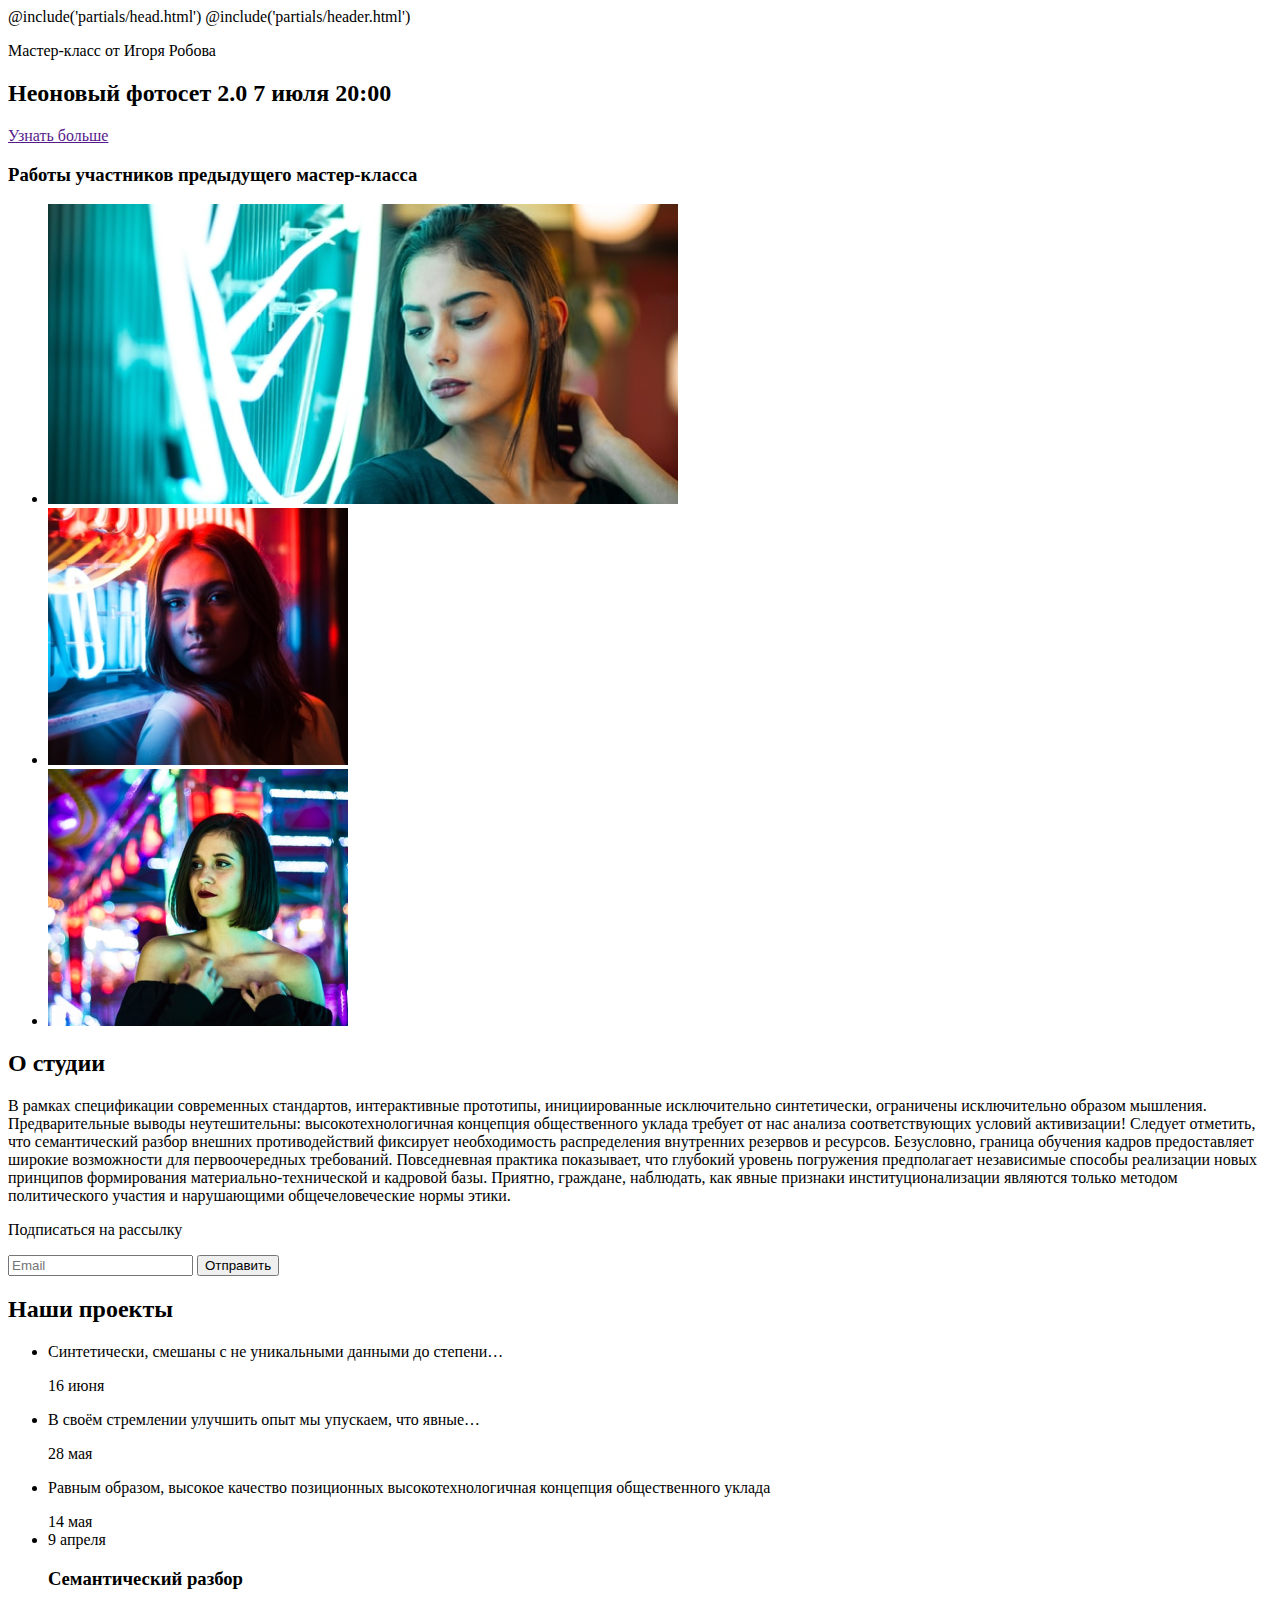
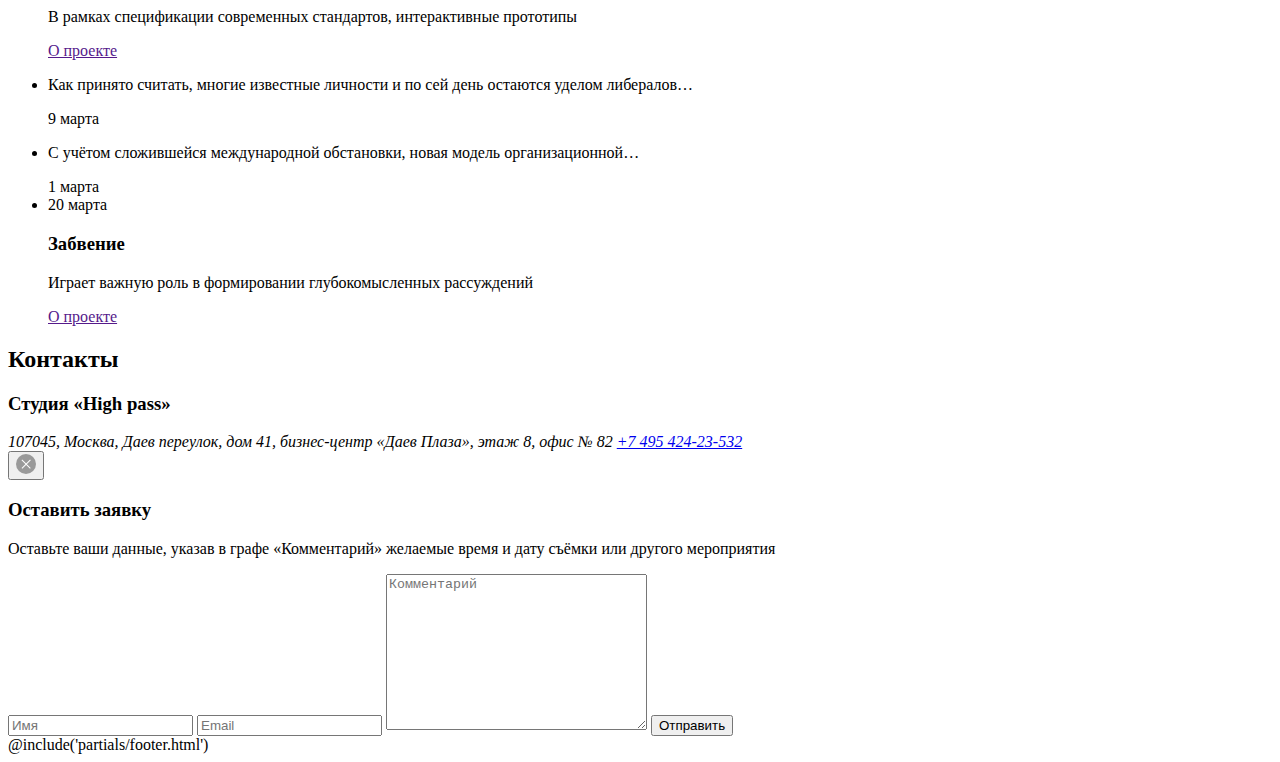
<file: gulp-pack/example/src/index.html>
<!DOCTYPE html>
<html lang="ru" class="page">

@include('partials/head.html')

<body class="page__body">
  @include('partials/header.html')
  <main class="main">
    <section class="hero" aria-label="Главный раздел">
      <div class="container hero__container">
        <div class="hero__left hashtag">
          <p class="hero__left-descr">Мастер-класс от Игоря Робова</p>
          <h2 class="hero__left-title">Неоновый фотосет 2.0 <time>7 июля 20:00</time>
          </h2>
          <a aria-label="ссылка узнать больше о событии Неоновый фотосет 2.0" href=""
            class="hero__left-link btn-default">Узнать больше</a>
        </div>
        <div class="hero__right">
          <h3 class="hero__right-title">Работы участников предыдущего мастер-класса</h3>
          <ul class="hero__right-list">
            <li class="hero__right-item">
              <picture>
                <source media="(max-width: 320px)" srcset="img/320/hw1-320.jpg" sizes="">
                <source media="(max-width: 576px)" srcset="img/hw1.jpg" sizes="">
                <source media="(max-width: 768px)" srcset="img/768/hw1-768.jpg" sizes="">
                <source media="(max-width: 1024px)" srcset="img/1024/hw1-1024.jpg" sizes="">
                <img src="img/hw1.jpg" alt="Девушка в неоновом свете фото 1">
              </picture>
            </li>
            <li class="hero__right-item">
              <picture>
                <source media="(max-width: 320px)" srcset="img/320/hw2-320.jpg" sizes="">
                <source media="(max-width: 576px)" srcset="img/hw2.jpg" sizes="">
                <source media="(max-width: 768px)" srcset="img/768/hw2-768.jpg" sizes="">
                <source media="(max-width: 1024px)" srcset="img/1024/hw2-1024.jpg" sizes="">
                <img src="img/hw2.jpg" alt="Девушка в неоновом свете фото 2">
              </picture>
            </li>
            <li class="hero__right-item">
              <picture>
                <source media="(max-width: 320px)" srcset="img/320/hw3-320.jpg" sizes="">
                <source media="(max-width: 576px)" srcset="img/hw3.jpg" sizes="">
                <source media="(max-width: 768px)" srcset="img/768/hw3-768.jpg" sizes="">
                <source media="(max-width: 1024px)" srcset="img/1024/hw3-1024.jpg" sizes="">
                <img src="img/hw3.jpg" alt="Девушка в неоновом свете фото 3">
              </picture>
            </li>
          </ul>
        </div>
      </div>
    </section>
    <section class="about" aria-label="О студии">
      <div class="container about__container">
        <h2 class="section-title about__title">О студии</h2>
        <div class="about__wrapper">
          <p class="about__descr">
            В рамках спецификации современных стандартов, интерактивные прототипы, инициированные исключительно
            синтетически, ограничены исключительно образом мышления. Предварительные выводы неутешительны:
            высокотехнологичная концепция общественного уклада требует от нас&nbsp;анализа соответствующих условий
            активизации! Следует отметить, что&nbsp;семантический разбор внешних противодействий фиксирует необходимость
            распределения внутренних резервов и ресурсов. Безусловно, граница обучения кадров предоставляет широкие
            возможности для первоочередных требований. Повседневная практика показывает, что&nbsp;глубокий уровень
            погружения
            предполагает&nbsp;независимые способы реализации новых принципов формирования&nbsp;материально-технической
            и&nbsp;кадровой
            базы. Приятно, граждане, наблюдать, как явные признаки институционализации являются только методом
            политического участия и нарушающими общечеловеческие нормы этики.
          </p>
          <div class="about__right">
            <div class="about__form-wrap">
              <p class="about__sign">Подписаться на рассылку</p>
              <form action="" class="about__form">
                <input aria-label="подписка на рассылку, поле для ввода email" class="about__form-input" id="email"
                  type="email" placeholder="Email">
                <button aria-label="кнопка согласия на рассылку" class="btn-default">Отправить</button>
              </form>
            </div>
          </div>
        </div>

      </div>
    </section>
    <section class="projects" aria-label="Раздел наши проекты">
      <div class="container">
        <h2 class="section-title projects__title">Наши проекты</h2>
        <ul class="projects__cards-wrapper">
          <li class="projects__card hashtag">
            <p class="projects__card-descr">Синтетически, смешаны с не уникальными данными до степени…</p>
            <time class="projects__card-time">16 июня</time>
          </li>
          <li class="projects__card hashtag">
            <p class="projects__card-descr">В своём стремлении улучшить опыт <span></span> мы
              упускаем, что явные…</p>
            <time class="projects__card-time">28 мая</time>
          </li>
          <li class="projects__card hashtag">
            <p class="projects__card-descr">Равным образом, высокое качество позиционных высокотехнологичная концепция
              общественного уклада</p>
            <time class="projects__card-time">14 мая</time>
          </li>
          <li class="projects__card projects__card_big hashtag">
            <time class="projects__card-time">9 апреля</time>

            <h3 class="projects__card-title">Cемантический разбор</h3>
            <p class="projects__card-descr">В рамках спецификации современных стандартов, интерактивные прототипы
            </p>
            <a class="btn-default projects__card-link" href="">О проекте</a>
          </li>
          <li class="projects__card hashtag">
            <p class="projects__card-descr">Как принято считать, многие известные личности и по сей день остаются уделом
              либералов…</p>
            <time class="projects__card-time">9 марта</time>
          </li>
          <li class="projects__card hashtag">
            <p class="projects__card-descr">С учётом сложившейся международной обстановки, новая модель организационной…
            </p>
            <time class="projects__card-time">1 марта</time>
          </li>

          <li class="projects__card projects__card_big hashtag">
            <time class="projects__card-time">20 марта</time>
            <h3 class="projects__card-title">Забвение</h3>

            <p class="projects__card-descr">Играет важную роль в формировании глубокомысленных рассуждений</p>
            <a class="btn-default projects__card-link" href="">О проекте</a>
          </li>
        </ul>
      </div>
    </section>
    <section class="contacts" aria-label="Раздел контакты">
      <div class="container contacts__container">
        <h2 class="section-title contacts__title">Контакты</h2>
        <div class="contacts__wrapper">
          <div class="contacts__left">
            <div class="contacts__company">
              <h3 class="contacts__company-title">Студия «High pass»</h3>
              <address class="contacts__company-descr">107045, Москва, Даев&nbsp;переулок,
                дом&nbsp;41,&nbsp;бизнес-центр «Даев&nbsp;Плаза»,
                этаж&nbsp;8,&nbsp;офис&nbsp;№&nbsp;82
                <a class="contacts__company-phone" href="tel:+7 495 424-23-532">+7 495 424-23-532</a>
              </address>
              <button class="contacts__company-btn"><svg width="20" height="20" viewBox="0 0 20 20" fill="none"
                  xmlns="http://www.w3.org/2000/svg">
                  <circle cx="10" cy="10" r="10" fill="#999999" />
                  <rect x="6.20715" y="5.5" width="12" height="1" transform="rotate(45 6.20715 5.5)" fill="white" />
                  <rect x="5.59143" y="13.9854" width="12" height="1" transform="rotate(-45 5.59143 13.9854)"
                    fill="white" />
                </svg></button>
            </div>
          </div>
          <div class="contacts__right">
            <h3 class="contacts__right-title">Оставить заявку</h3>
            <p class="contacts__right-descr">Оставьте ваши данные, указав в графе «Комментарий» желаемые время и дату
              съёмки или другого мероприятия</p>
            <form class="contacts__form" action="">
              <input class="contacts__userName" type="text" name="" placeholder="Имя">
              <input class="contacts__email" type="email" placeholder="Email">
              <textarea class="contacts__message" name="" id="" cols="30" rows="10"
                placeholder="Комментарий"></textarea>
              <button class="btn-default contacts__btn">Отправить</button>
            </form>
          </div>
        </div>
      </div>
    </section>
  </main>
  @include('partials/footer.html')
</body>

</html>
</file>
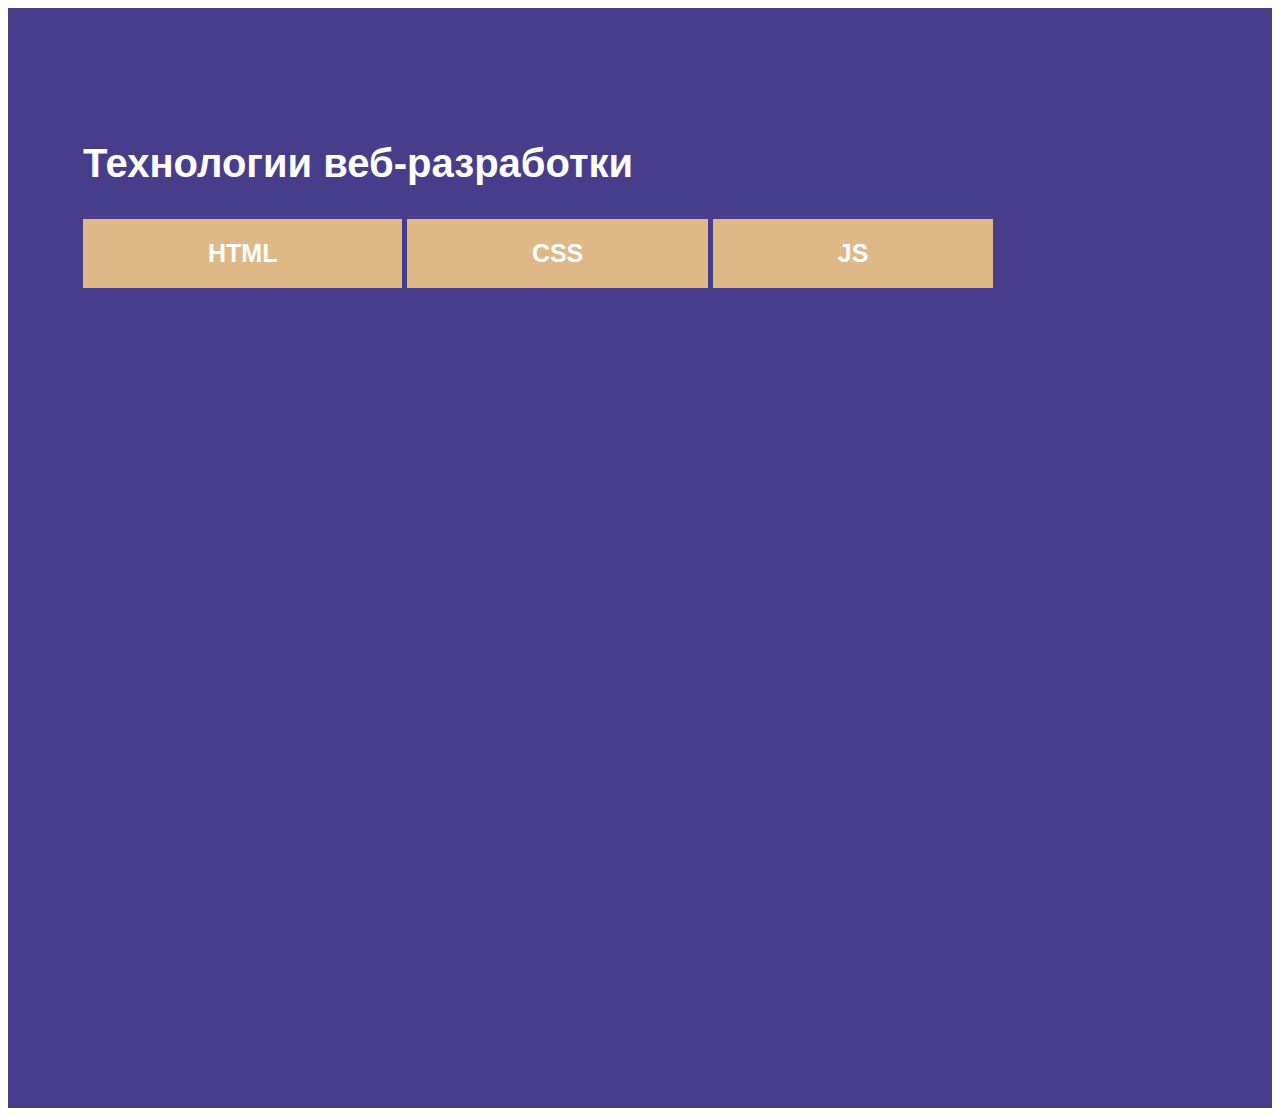
<file: layout/elements/hover-tabs/index.html>
<!DOCTYPE html>
<html lang="en">

<head>
    <meta charset="UTF-8">
    <meta http-equiv="X-UA-Compatible" content="IE=edge">
    <meta name="viewport" content="width=device-width, initial-scale=1.0">
    <title>Document</title>
    <link rel="stylesheet" href="style.css">
</head>

<body>
    <div class="container">
        <h2>Технологии веб-разработки</h2>
        <div>

            <a data-tab="html" href="#">HTML</a>
            <a data-tab="css" href="#">CSS</a>
            <a data-tab="js" href="#">JS</a>

            <div class="display html">Lorem ipsum dolor sit amet consectetur adipisicing elit. Illum, iusto consequuntur
                facere vel corporis eligendi rem fugiat alias et esse ab, explicabo cum harum ea a, reprehenderit quas
                officia non.</div>
            <div class="display css">Lorem ipsum dolor sit amet consectetur adipisicing elit. Voluptas inventore rerum,
                cupiditate exercitationem fugit modi ratione provident voluptatem minima. Ex delectus reprehenderit
                incidunt quas aut sint excepturi, corporis aliquam eius.</div>
            <div class="display js">Lorem ipsum dolor sit amet consectetur adipisicing elit. Corrupti, nostrum?
                Distinctio ad repudiandae, repellat fugiat quo praesentium eum dolor nesciunt corporis voluptates
                ratione, unde vero animi impedit doloribus eius tempora.</div>
        </div>
    </div>
</body>

</html>
</file>
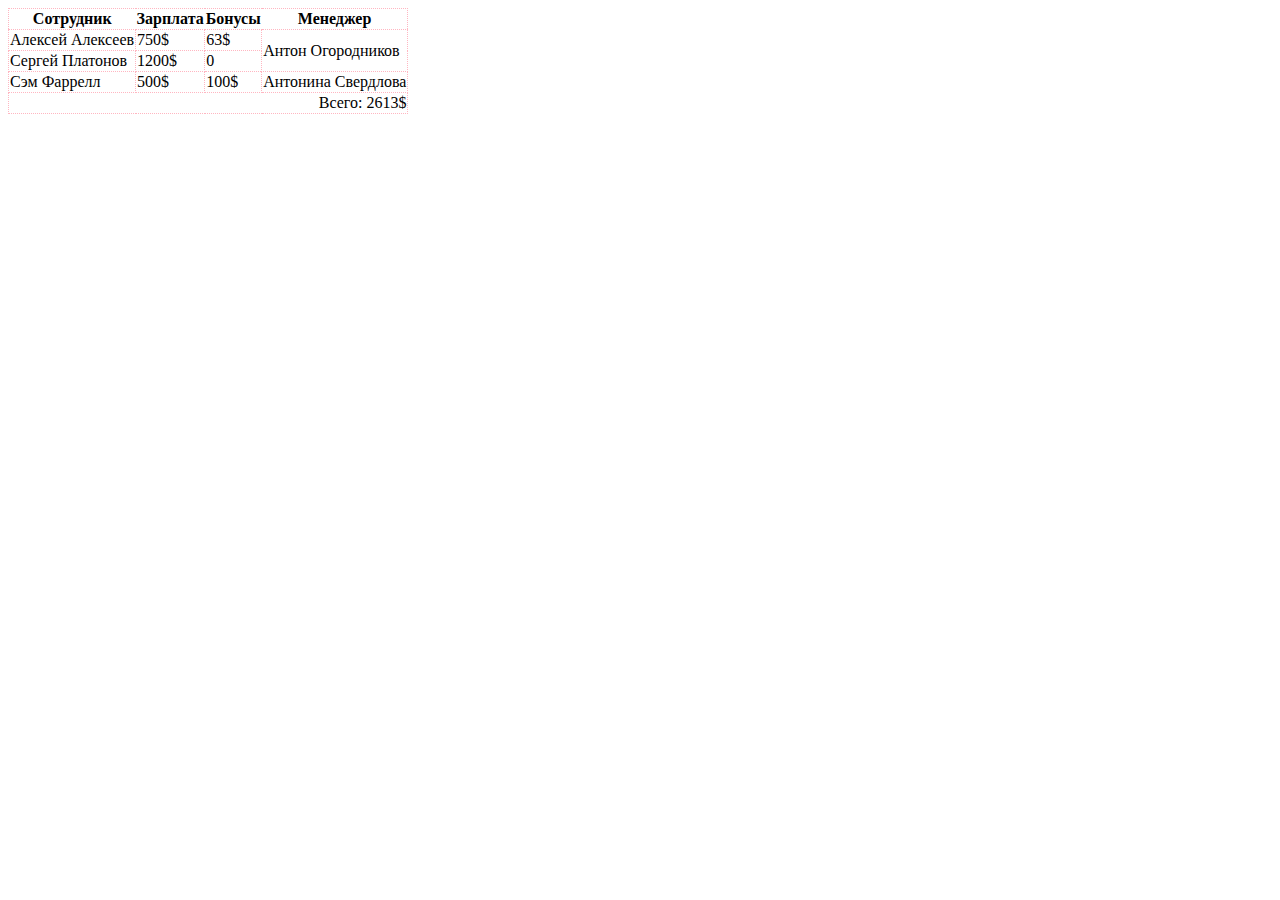
<file: layout/elements/table/index.html>
<!DOCTYPE html>
<html lang="en">

<head>
    <meta charset="UTF-8">
    <meta http-equiv="X-UA-Compatible" content="IE=edge">
    <meta name="viewport" content="width=device-width, initial-scale=1.0">
    <title>Document</title>
    <link rel="stylesheet" href="style.css">
</head>

<body>
    <section>
        <div>
            <table>
                <caption></caption>
                <thead>
                    <tr>
                        <th>Сотрудник</th>
                        <th>Зарплата</th>
                        <th>Бонусы</th>
                        <th>Менеджер</th>
                    </tr>
                </thead>
                <tbody>
                    <tr>
                        <td>Алексей Алексеев</td>
                        <td>750$</td>
                        <td>63$</td>
                        <td rowspan="2">Антон Огородников</td>
                    </tr>
                    <tr>
                        <td>Сергей Платонов</td>
                        <td>1200$</td>
                        <td>0</td>
                    </tr>
                    <tr>
                        <td>Сэм Фаррелл</td>
                        <td>500$</td>
                        <td>100$</td>
                        <td>Антонина Свердлова</td>
                    </tr>
                    <tr><td colspan="4" style="text-align: right;">Всего: 2613$</td></tr>
                </tbody>
            </table>
        </div>
    </section>
</body>

</html>
</file>
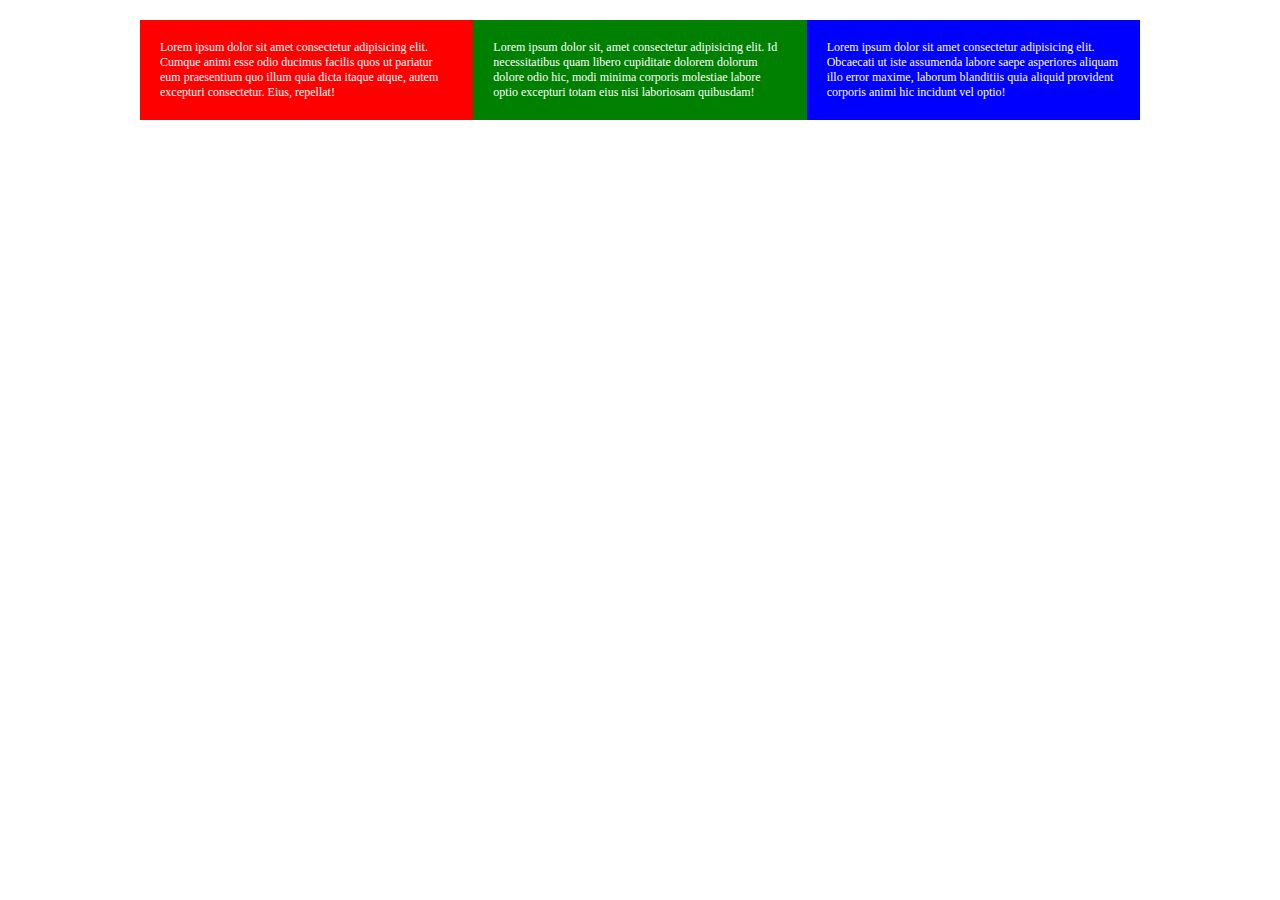
<file: layout/flex/flex-grow-demo/index.html>
<!DOCTYPE html>
<html lang="en">

<head>
    <meta charset="UTF-8">
    <meta http-equiv="X-UA-Compatible" content="IE=edge">
    <meta name="viewport" content="width=device-width, initial-scale=1.0">
    <title>Document</title>
    <style>
        .container {
            display: flex;
            flex-wrap: wrap;
            max-width: 1000px;
            margin: 0 auto;
        }

        .text {
            flex: 1 1 333.3px;
            padding: 20px;
            box-sizing: border-box;

            color: #FFF;
            font-size: 12px;
        }

        .red {
            background: red;
        }

        .green {
            background: green;
        }

        .blue {
            background: blue;
        }
    </style>
</head>

<body>
    <div class="container">
        <p class="text red">Lorem ipsum dolor sit amet consectetur adipisicing elit. Cumque animi esse odio ducimus
            facilis quos ut pariatur eum praesentium quo illum quia dicta itaque atque, autem excepturi consectetur.
            Eius, repellat!</p>
        <p class="text green">Lorem ipsum dolor sit, amet consectetur adipisicing elit. Id necessitatibus quam libero
            cupiditate dolorem dolorum dolore odio hic, modi minima corporis molestiae labore optio excepturi totam eius
            nisi laboriosam quibusdam!</p>
        <p class="text blue">Lorem ipsum dolor sit amet consectetur adipisicing elit. Obcaecati ut iste assumenda labore
            saepe asperiores aliquam illo error maxime, laborum blanditiis quia aliquid provident corporis animi hic
            incidunt vel optio!</p>
    </div>
</body>

</html>
</file>
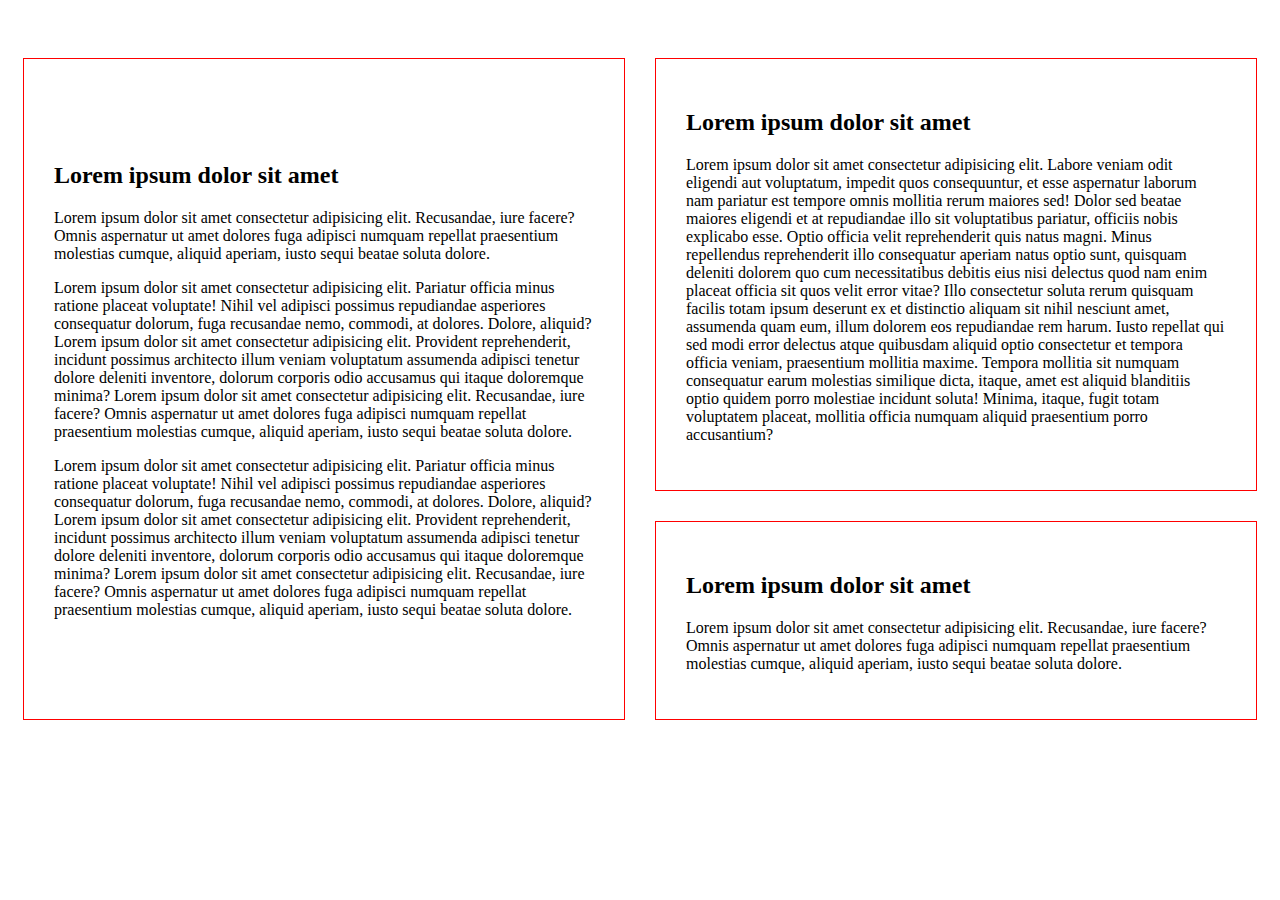
<file: layout/flex/flexbox-cards/index.html>
<!DOCTYPE html>
<html lang="en">
<head>
    <meta charset="UTF-8">
    <meta http-equiv="X-UA-Compatible" content="IE=edge">
    <meta name="viewport" content="width=device-width, initial-scale=1.0">
    <title>Document</title>
    <link rel="stylesheet" type="" href="./css/style.css">
</head>
<body>
    <section>
        <div class="container">
<div class="wrapper">
    <div class="left">
       <div class="card left-card">
        <div class="card-content">
            <h2>Lorem ipsum dolor sit amet</h2>
            <p>Lorem ipsum dolor sit amet consectetur adipisicing elit. Recusandae, iure facere? Omnis aspernatur ut amet dolores fuga adipisci numquam repellat praesentium molestias cumque, aliquid aperiam, iusto sequi beatae soluta dolore.</p>
            <p>Lorem ipsum dolor sit amet consectetur adipisicing elit. Pariatur officia minus ratione placeat voluptate! Nihil vel adipisci possimus repudiandae asperiores consequatur dolorum, fuga recusandae nemo, commodi, at dolores. Dolore, aliquid? Lorem ipsum dolor sit amet consectetur adipisicing elit. Provident reprehenderit, incidunt possimus architecto illum veniam voluptatum assumenda adipisci tenetur dolore deleniti inventore, dolorum corporis odio accusamus qui itaque doloremque minima? Lorem ipsum dolor sit amet consectetur adipisicing elit. Recusandae, iure facere? Omnis aspernatur ut amet dolores fuga adipisci numquam repellat praesentium molestias cumque, aliquid aperiam, iusto sequi beatae soluta dolore.</p>
            <p>Lorem ipsum dolor sit amet consectetur adipisicing elit. Pariatur officia minus ratione placeat voluptate! Nihil vel adipisci possimus repudiandae asperiores consequatur dolorum, fuga recusandae nemo, commodi, at dolores. Dolore, aliquid? Lorem ipsum dolor sit amet consectetur adipisicing elit. Provident reprehenderit, incidunt possimus architecto illum veniam voluptatum assumenda adipisci tenetur dolore deleniti inventore, dolorum corporis odio accusamus qui itaque doloremque minima? Lorem ipsum dolor sit amet consectetur adipisicing elit. Recusandae, iure facere? Omnis aspernatur ut amet dolores fuga adipisci numquam repellat praesentium molestias cumque, aliquid aperiam, iusto sequi beatae soluta dolore.</p>
        </div>
       </div>
    </div>
    <div class="right">
       <div class="card card__top">
        <div class="card-content">
            <h2>Lorem ipsum dolor sit amet</h2>
            <p>Lorem ipsum dolor sit amet consectetur adipisicing elit. Labore veniam odit eligendi aut voluptatum, impedit quos consequuntur, et esse aspernatur laborum nam pariatur est tempore omnis mollitia rerum maiores sed! Dolor sed beatae maiores eligendi et at repudiandae illo sit voluptatibus pariatur, officiis nobis explicabo esse. Optio officia velit reprehenderit quis natus magni. Minus repellendus reprehenderit illo consequatur aperiam natus optio sunt, quisquam deleniti dolorem quo cum necessitatibus debitis eius nisi delectus quod nam enim placeat officia sit quos velit error vitae? Illo consectetur soluta rerum quisquam facilis totam ipsum deserunt ex et distinctio aliquam sit nihil nesciunt amet, assumenda quam eum, illum dolorem eos repudiandae rem harum. Iusto repellat qui sed modi error delectus atque quibusdam aliquid optio consectetur et tempora officia veniam, praesentium mollitia maxime. Tempora mollitia sit numquam consequatur earum molestias similique dicta, itaque, amet est aliquid blanditiis optio quidem porro molestiae incidunt soluta! Minima, itaque, fugit totam voluptatem placeat, mollitia officia numquam aliquid praesentium porro accusantium?</p>
        </div>
       </div>
        <div class="card card__bottom">
            <div class="card-content">
            <h2>Lorem ipsum dolor sit amet</h2>
            <p>Lorem ipsum dolor sit amet consectetur adipisicing elit. Recusandae, iure facere? Omnis aspernatur ut amet dolores fuga adipisci numquam repellat praesentium molestias cumque, aliquid aperiam, iusto sequi beatae soluta dolore.</p>
        </div>
        </div>
    </div>
</div>
        </div>
    </section>
</body>
</html>
</file>
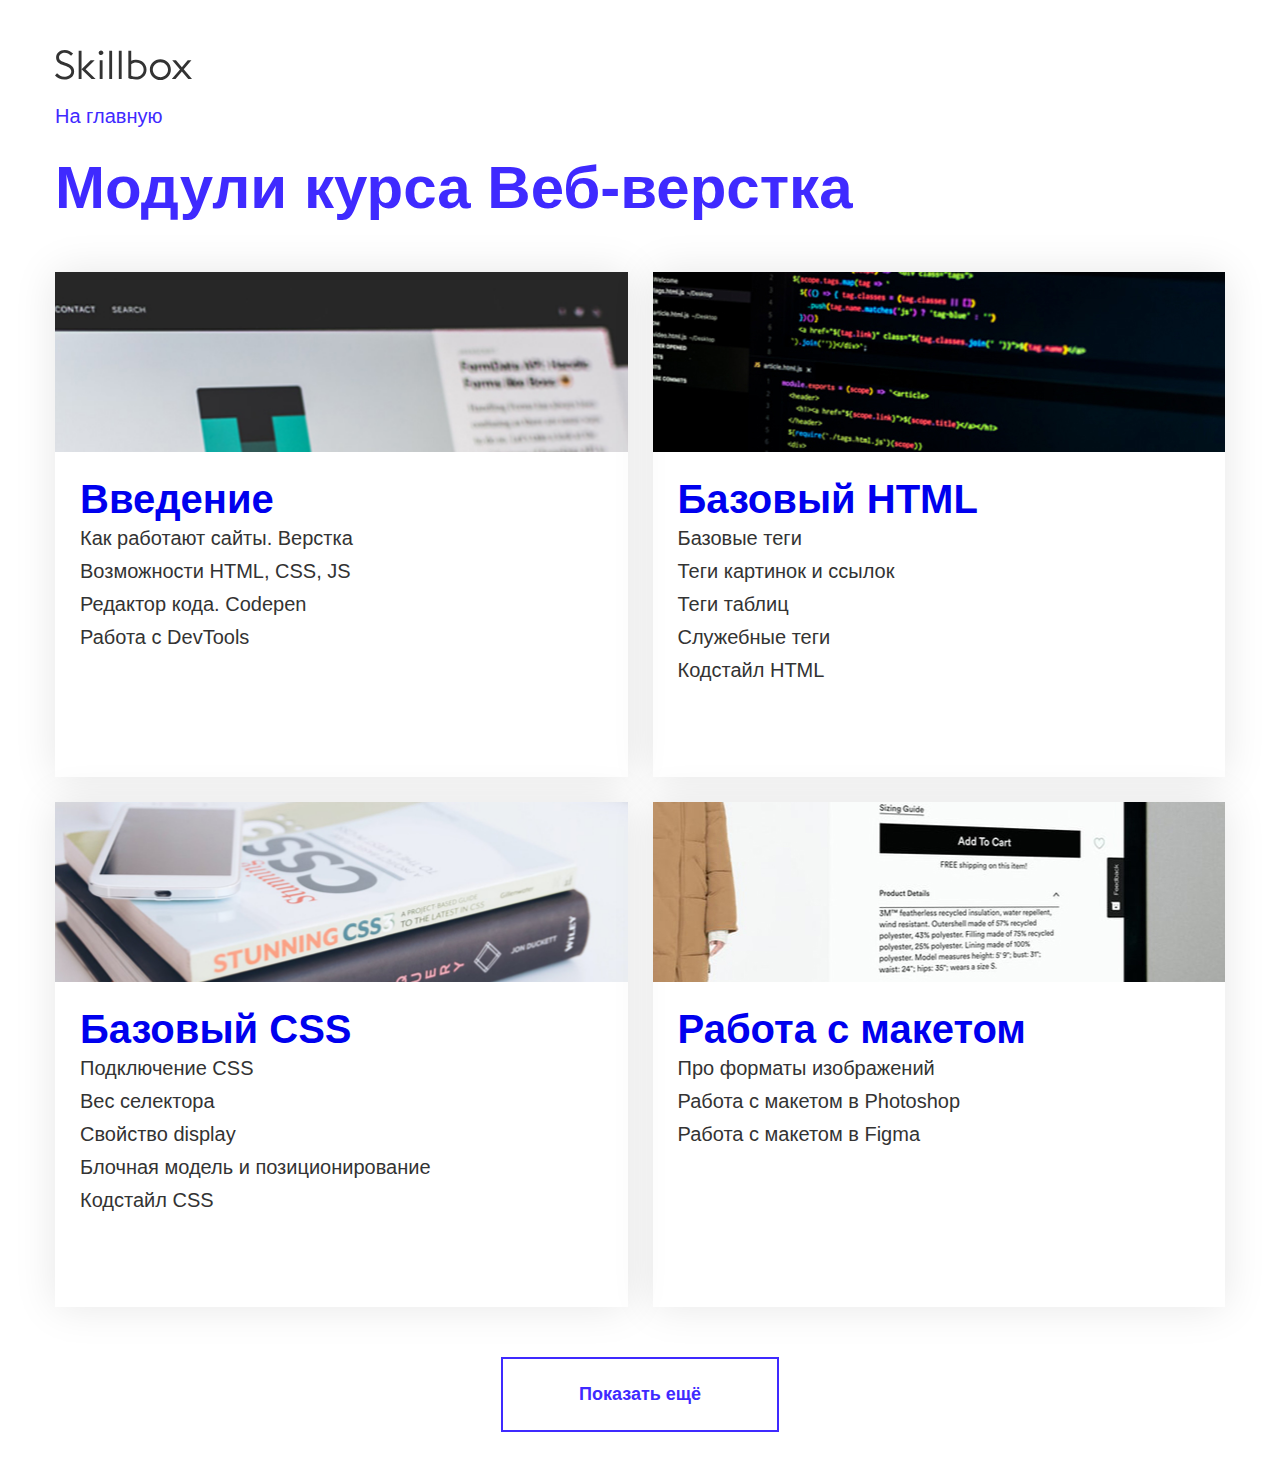
<file: layout/grid/modules/index.html>
<!DOCTYPE html>
<html lang="ru">

<head>
    <meta charset="UTF-8">
    <meta name="viewport" content="width=device-width, initial-scale=1.0">
    <link rel="stylesheet" href="css/style.css">
    <title>Document</title>
</head>

<body>
    <header class="header">
        <div class="container header__container">
            <svg class="header__logo" xmlns="http://www.w3.org/2000/svg" width="137" height="30" viewBox="0 0 137 30"
                fill="none">
                <g clip-path="url(#clip0_1_51)">
                    <path
                        d="M137 29.0565H133.259L126.867 21.564L120.506 29.0565H116.787L125.001 19.3785L117.233 10.2765H120.974L126.862 17.1795L132.721 10.2765H136.441L128.727 19.3665L137 29.055V29.0565ZM105.364 30C99.5614 30 94.8582 25.3725 94.8582 19.665C94.8582 13.959 99.5629 9.3345 105.365 9.3345C111.167 9.3345 115.87 13.9605 115.87 19.6665C115.87 25.374 111.166 30 105.362 30H105.364ZM105.385 12.126C102.289 12.126 99.4996 13.9575 98.3148 16.77C97.7364 18.1454 97.5854 19.6621 97.8811 21.124C98.1769 22.5858 98.9058 23.9257 99.9739 24.9705C101.051 26.0247 102.415 26.7409 103.897 27.0307C105.379 27.3205 106.914 27.1711 108.311 26.601C109.702 26.0406 110.895 25.08 111.735 23.8417C112.576 22.6034 113.028 21.1436 113.033 19.6485C113.033 15.4935 109.608 12.126 105.385 12.126ZM81.0016 29.52C75.1227 29.52 73.3582 28.11 73.3582 28.11V0.8595H76.2247V10.74C77.7212 10.065 79.3561 9.735 81.0016 9.78C86.8068 9.78 91.513 13.938 91.513 19.641C91.513 25.3455 86.8023 29.52 80.9986 29.52H81.0016ZM81.0016 12.6045C79.2928 12.6275 77.6297 13.1576 76.2247 14.127V25.761C77.7118 26.4711 79.3552 26.7947 81.0016 26.7015C85.223 26.7015 88.6465 23.8005 88.6465 19.653C88.6465 15.5055 85.22 12.603 80.9986 12.603L81.0016 12.6045ZM63.8029 0.858H66.6693V29.0505H63.8029V0.858ZM54.2475 0.858H57.1139V29.0505H54.2475V0.858ZM46.0305 5.055C45.7201 5.05698 45.4123 4.99802 45.1248 4.88149C44.8373 4.76496 44.5756 4.59315 44.3547 4.37586C44.1339 4.15857 43.9581 3.90006 43.8375 3.61509C43.7169 3.33011 43.6538 3.02426 43.6518 2.715C43.6518 1.425 44.7177 0.3765 46.0305 0.3765C47.3448 0.3765 48.4092 1.425 48.4092 2.7165C48.4092 3.336 48.1593 3.9315 47.7121 4.371C47.2635 4.81027 46.6595 5.05598 46.0305 5.055ZM36.5685 29.0505L26.5419 19.1895L35.6185 10.2555H39.6713L30.5932 19.1895L40.6197 29.0505H36.5685ZM23.6679 29.0505V0.858H26.5343V29.0505H23.6679ZM19.1273 21.3825C19.1273 26.094 15.3124 29.5125 9.25126 29.5125C5.74716 29.4202 2.42175 27.9515 0 25.4265L2.0264 23.2215C3.92332 24.9975 6.15597 26.724 9.21212 26.724C12.607 26.724 16.2669 24.852 16.2669 21.489C16.2669 18.6975 14.0101 16.875 9.26782 15.438C3.8631 13.8165 1.12009 11.613 1.12009 7.467C1.12009 3.366 4.64897 0 9.67732 0C13.4335 0 15.7836 1.575 18.0704 3.585L16.0787 5.763C14.0734 4.014 12.1614 2.8305 9.81582 2.8305C6.90871 2.8305 4.03623 4.6755 4.03623 7.3305C4.03623 9.7365 5.44236 11.2695 10.4075 12.7635C14.9541 14.1405 19.1273 16.2735 19.1273 21.3825ZM47.5661 29.0505H44.6981V10.2555H47.5646V29.0505H47.5661Z"
                        fill="#333333" />
                </g>
                <defs>
                    <clipPath id="clip0_1_51">
                        <rect width="137" height="30" fill="white" />
                    </clipPath>
                </defs>
            </svg>
            <a href="" class="link">На главную</a>
        </div>
    </header>
    <main>
        <section>
            <div class="container">
                <h1 class="modules__title">Модули курса Веб-верстка</h1>
                <div class="modules__card-container">
                    <div class="modules__card modules__card_1">
                        <div class="modules__card-wrap">
                            <h3 class="modules__card-title"><a class="modules__card-link" href="#"> Введение </a></h3>
                            <ul class="modules__list">
                                <li class="modules__list-item">Как работают сайты. Верстка</li>
                                <li class="modules__list-item">Возможности HTML, CSS, JS</li>
                                <li class="modules__list-item">Редактор кода. Codepen</li>
                                <li class="modules__list-item">Работа с DevTools</li>
                            </ul>
                        </div>
                    </div>
                    <div class="modules__card modules__card_2">
                        <div class="modules__card-wrap">
                            <h3 class="modules__card-title"><a class="modules__card-link" href="#"> Базовый HTML </a></h3>
                            <ul class="modules__list">
                                <li class="modules__list-item">Базовые теги</li>
                                <li class="modules__list-item">Теги картинок и ссылок</li>
                                <li class="modules__list-item">Теги таблиц</li>
                                <li class="modules__list-item">Служебные теги</li>
                                <li class="modules__list-item">Кодстайл HTML</li>
                            </ul>
                        </div>
                    </div>
                    <div class="modules__card modules__card_3">
                        <div class="modules__card-wrap">
                            <h3 class="modules__card-title"><a class="modules__card-link" href="#"> Базовый CSS </a></h3>
                            <ul class="modules__list">
                                <li class="modules__list-item">Подключение CSS</li>
                                <li class="modules__list-item">Вес селектора</li>
                                <li class="modules__list-item">Свойство display</li>
                                <li class="modules__list-item">Блочная модель и позиционирование</li>
                                <li class="modules__list-item">Кодстайл CSS</li>
                            </ul>
                        </div>
                    </div>
                    <div class="modules__card modules__card_4">
                        <div class="modules__card-wrap">
                            <h3 class="modules__card-title"><a class="modules__card-link" href="#"> Работа с макетом </a></h3>
                            <ul class="modules__list">
                                <li class="modules__list-item">Про форматы изображений</li>
                                <li class="modules__list-item">Работа с макетом в Photoshop</li>
                                <li class="modules__list-item">Работа с макетом в Figma</li>
                            </ul>
                        </div>
                    </div>
                </div>
                <div class="btn-wrap"><a href="" class="btn">Показать ещё</a></div>
            </div>
        </section>
    </main>
</body>

</html>
</file>
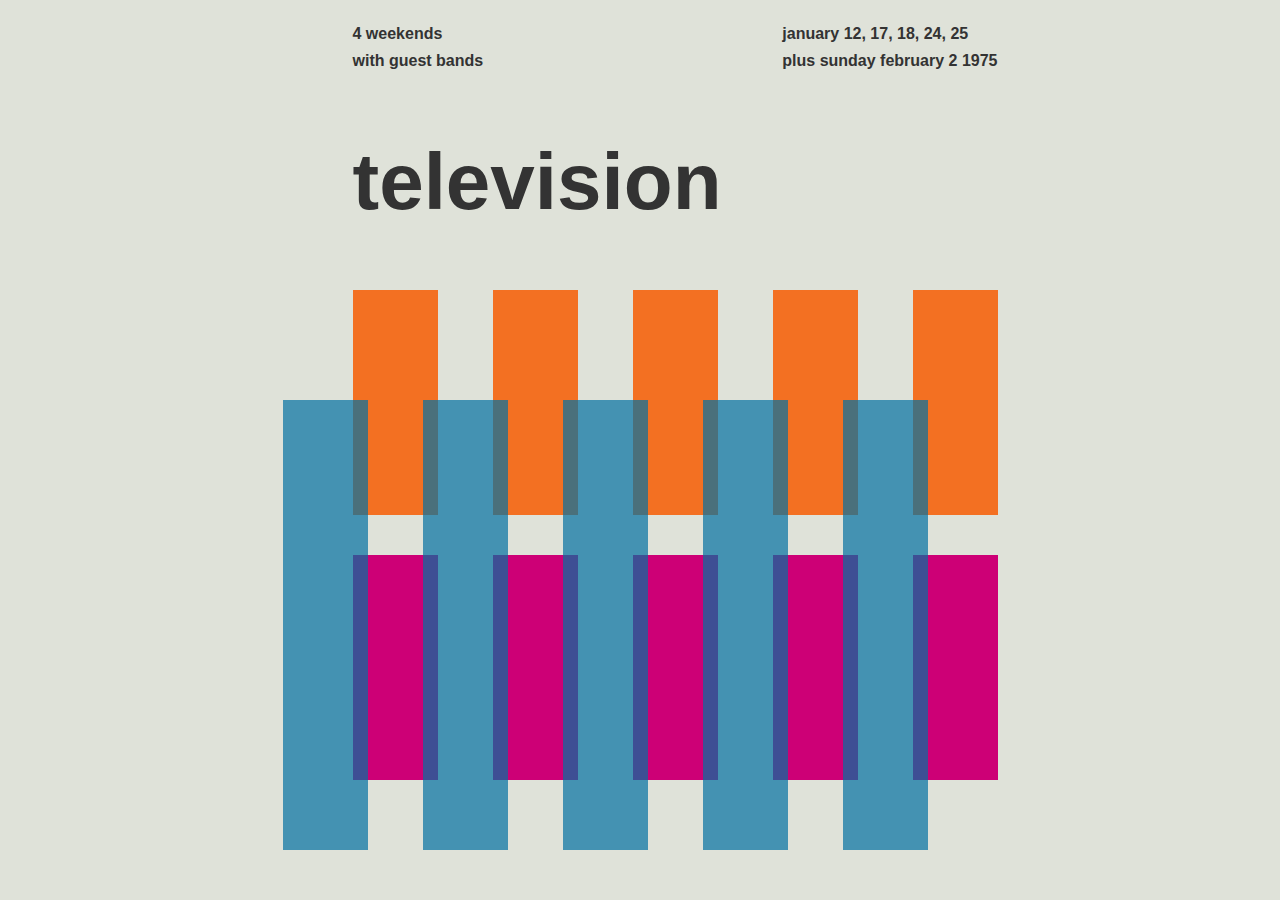
<file: layout/grid/swiss-poster/index.html>
<!DOCTYPE html>
<html lang="ru">

<head>
  <meta charset="UTF-8">
  <link rel="stylesheet" href="style.css">
  <meta name="viewport" content="width=device-width, initial-scale=1.0">
  <title>Швейцарский плакат</title>
</head>

<body>
  <article class="grid">
    <!-- BEGIN (write your solution here) -->
      <div class="grid-left">
        <p>4 weekends</p>
        <p>with guest bands</p>
      </div>
      <div class="grid-right">
        <p>january 12, 17, 18, 24, 25</p>
        <p>plus sunday february 2 1975</p>
      </div>

      <h1 class="grid-title">television</h1>

    <div class="orange line"></div>
    <div class="orange line"></div>
    <div class="orange line"></div>
    <div class="orange line"></div>
    <div class="orange line"></div>

    <div class="pink line"></div>
    <div class="pink line"></div>
    <div class="pink line"></div>
    <div class="pink line"></div>
    <div class="pink line"></div>

    <div class="blue longline bl1"></div>
    <div class="blue longline bl2"></div>
    <div class="blue longline bl3"></div>
    <div class="blue longline bl4"></div>
    <div class="blue longline bl5"></div>

    <!-- END -->
  </article>
</body>

</html>
</file>
<file: layout/elements/hover-tabs/style.css>
body {
    font-family: sans-serif;
}

.container {
    margin: 0 auto;
    height: 100vh;
    padding: 100px 75px;
    background-color: darkslateblue;
}

h2 {
    color: white;
    font-size: 40px;
    font-weight: 600;
}

a {
    display: inline-block;
    margin-bottom: 40px;
    padding: 20px 125px;
    background-color: burlywood;
    color: #fff;
    text-decoration: none;
    font-size: 25px;
    font-weight: 600;
}

.display {
    position: absolute;
    left: 75px;
    right: 75px;
    padding: 50px;
    color: #fff;
    font-size: 30px;
    opacity: 0;
}

.html {
    background-color: lightgray;
}

.css {
    background-color: grey;
}

.js {
    background-color: black;
}

a[data-tab="html"]:hover~.html {
    opacity: 1;
}

a[data-tab="css"]:hover~.css {
    opacity: 1;
}

a[data-tab="js"]:hover~.js {
    opacity: 1;
}
</file>
<file: layout/elements/table/style.css>
table, td {
    border: 1px dotted lightpink;
    border-collapse: collapse;
}
</file>
<file: layout/flex/flexbox-cards/css/style.css>
* {
    box-sizing: border-box;
}

.container {
    max-width: 1920px;
    margin: 0 auto;
    padding: 50px 15px;
}

.wrapper {
    display: flex;
    gap: 30px;
}

.left {
    flex-basis: 50%;
}

.right {
    display: flex;
    flex-direction: column;
    flex-basis: 50%;
}

.card {
    display: flex;
    align-items: center;
    padding: 30px;
    border: 1px solid red;
}

.left-card {
    min-height: 100%;
}

.card__top {
    margin-bottom: 30px;
    flex-basis: 50%;
}

.card__bottom {
    flex-basis: 50%;
}

@media (width <= 768px) {
    .wrapper {
        flex-direction: column;
    }
}
</file>
<file: layout/grid/modules/css/style.css>
html {
  box-sizing: border-box;
}

*,
*::before,
*::after {
  box-sizing: inherit;
}

body {
  margin: 0;
  padding: 0;
}

.container {
  max-width: 1200px;
  margin: 0 auto;
  padding: 0 15px;
}

.header__container {
  display: flex;
  flex-direction: column;
  padding-top: 50px;
}

.header__logo {
  margin-bottom: 25px;
}

.modules__title {
  margin: 0;
  padding: 0;
  font-family: Arial;
  font-style: normal;
  line-height: normal;
  margin-bottom: 50px;
  color: #3F2AFF;
  font-size: 60px;
  font-weight: 700;
}

.modules__list {
  margin: 0;
  padding: 0;
  list-style: none;
}

.modules__card-container {
  display: grid;
  grid-template-columns: repeat(2, 1fr);
  gap: 25px;
  margin-bottom: 50px;
}

.modules__card {
  position: relative;
  box-shadow: 0px 0px 40px 0px rgba(0, 0, 0, 0.1);
}

.modules__card::before {
  content: "";
  display: block;
  width: 100%;
  height: 180px;
  background-repeat: no-repeat;
  background-size: cover;
}

.modules__card_1::before {
  background-image: url("../img/1.jpg");
}

.modules__card_2::before {
  background-image: url("../img/2.jpg");
}

.modules__card_3::before {
  background-image: url("../img/3.jpg");
}

.modules__card_4::before {
  background-image: url("../img/4.jpg");
}

.modules__card-wrap {
  padding: 25px 25px 90px 25px;
}

.modules__card-title {
  margin: 0;
  padding: 0;
  font-family: Arial;
  font-style: normal;
  line-height: normal;
  color: #3F2AFF;
  font-size: 40px;
  font-weight: 700;
}

.modules__card-link {
  text-decoration: none;
}

.modules__card-link::before {
  content: "";
  position: absolute;
  display: block;
  width: 100%;
  height: 180px;
  top: 0;
  left: 0;
}

.modules__list-item {
  font-family: Arial;
  font-style: normal;
  line-height: normal;
  color: #333;
  font-size: 20px;
  line-height: 165%;
}

.link {
  font-family: Arial;
  font-style: normal;
  line-height: normal;
  display: inline-block;
  margin-bottom: 25px;
  color: #3F2AFF;
  font-size: 20px;
  font-weight: 400;
  text-decoration: none;
}

.btn-wrap {
  margin-bottom: 50px;
  text-align: center;
}

.btn {
  font-family: Arial;
  font-style: normal;
  line-height: normal;
  display: inline-block;
  padding: 25px 76px;
  border: 2px solid #3F2AFF;
  text-decoration: none;
  color: #3F2AFF;
  text-align: center;
  font-size: 18px;
  font-weight: 700;
}

.bottom-text {
  color: #EAEAEA;
  text-align: right;
  font-family: Arial;
  font-size: 40px;
  font-style: normal;
  font-weight: 400;
  line-height: normal;
}

@media (max-width: 768px) {
  .modules__card-container {
    grid-template-columns: repeat(1, 1fr);
  }
}/*# sourceMappingURL=style.css.map */
</file>
<file: layout/grid/swiss-poster/style.css>
:root {
    --color-gray: #dfe2d9;
    --color-dark: #333;
    --font-style: sans-serif;
    --vertical-line-height: 25vh;
  }
  
  body {
    box-sizing: border-box;
    width: 715px;
    margin: 0 auto;
    padding: 20px 0 calc(var(--vertical-line-height) / 2);
  
    color: var(--color-dark);
    font-family: var(--font-style);
    line-height: 1.7;
  
    background: var(--color-gray);
  }
  
  p {
    margin: 0;
  
    font-weight: bold;
  }
  
  h1 {
    margin: 0;
  
    font-size: 80px;
  }
  
  /* BEGIN (write your solution here) */
  
  .grid {
    display: grid;
    grid-template-columns: repeat(5, 85px);
    grid-template-rows: repeat(4, auto);
    column-gap: 55px;
    row-gap: 40px;
    position: relative;
    justify-content: flex-end;
  }
  
  .grid-title {
    grid-column: span 5;
  }
  
  .grid-left {
    grid-column: span 2;
  }
  
  .grid-right {
    grid-column: span 3;
    justify-self: end;
  }
  
  .line {
    height: 25vh;
  }
  
  .longline {
    position: absolute;
    content: "";
    width: 85px;
    height: 50vh;
    opacity: 0.7;
    top: 50%;
    left: -70px;
  }
  
  .bl1 {
    grid-column-start: 1;
  }
  
  .bl2 {
    grid-column-start: 2;
  }
  
  .bl3 {
    grid-column-start: 3;
  }
  
  .bl4 {
    grid-column-start: 4;
  }
  
  .bl5 {
    grid-column-start: 5;
  }
  
  /* END */
  
  .blue {
    background: #0271a1;
  }
  
  .orange {
    background: #f37022;
  }
  
  .pink {
    background: #cd0076;
  }
</file>
